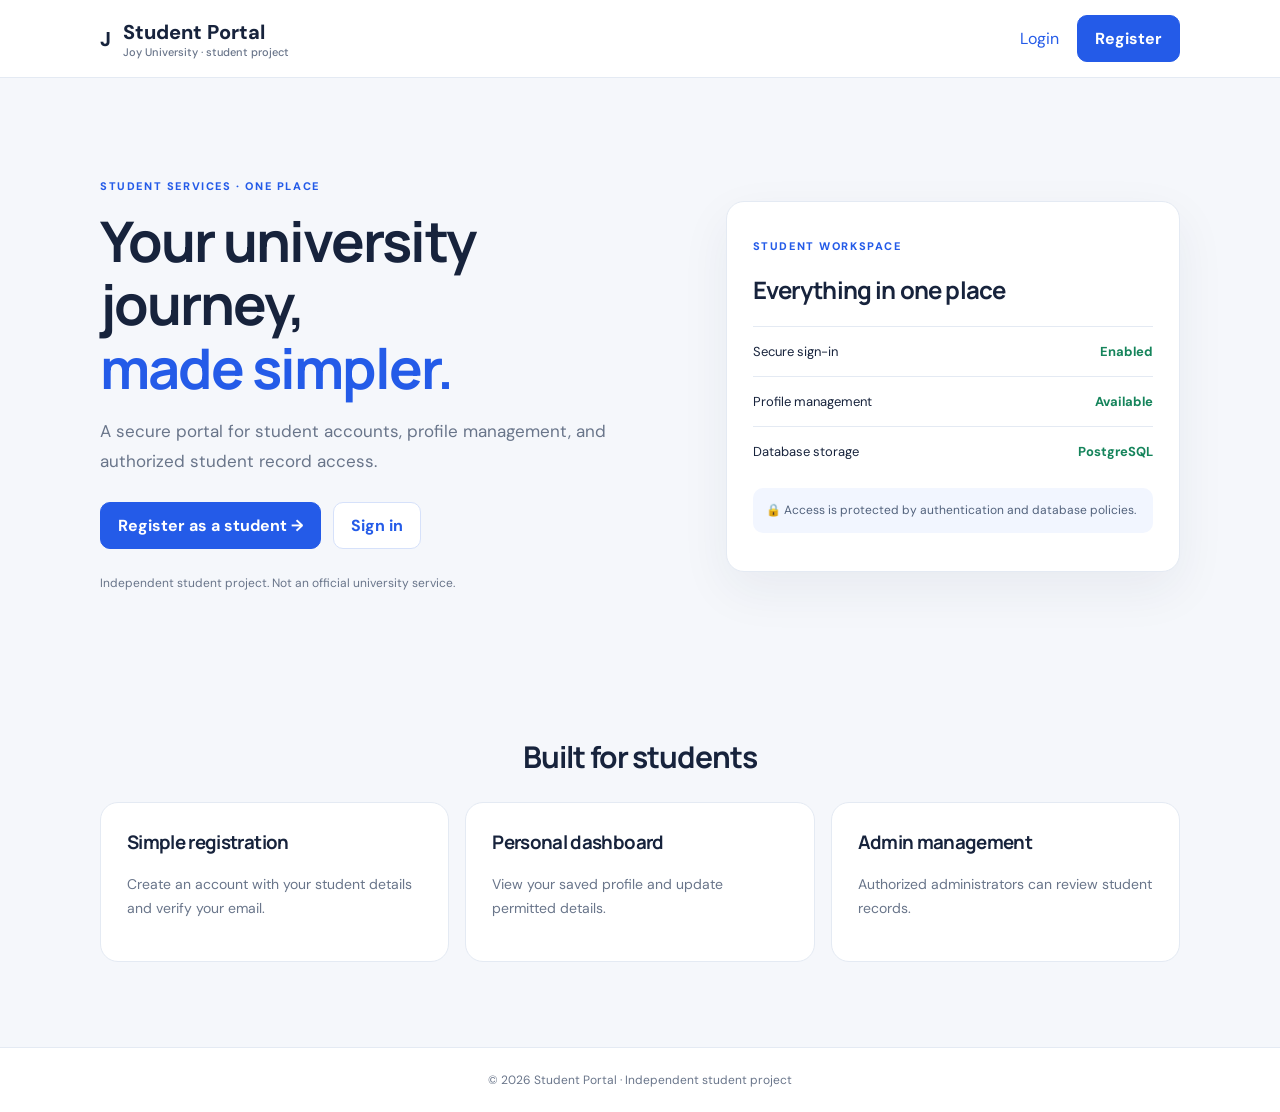
<file: index.html>
<!doctype html><html lang="en"><head><meta charset="utf-8"><meta name="viewport" content="width=device-width,initial-scale=1"><title>Student Portal</title><link rel="icon" href="assets/favicon.svg" type="image/svg+xml"><link rel="stylesheet" href="assets/css/styles.css"></head><body><header class="top"><a class="brand" href="index.html">J <span>Student Portal<small>Joy University · student project</small></span></a><nav><a href="login.html">Login</a><a class="btn" href="register.html">Register</a></nav></header><main class="hero wrap"><section><p class="eyebrow">STUDENT SERVICES · ONE PLACE</p><h1>Your university journey,<br><em>made simpler.</em></h1><p class="lead">A secure portal for student accounts, profile management, and authorized student record access.</p><p class="actions"><a class="btn" href="register.html">Register as a student →</a><a class="btn ghost" href="login.html">Sign in</a></p><p class="muted small">Independent student project. Not an official university service.</p></section><aside class="preview"><p class="eyebrow">STUDENT WORKSPACE</p><h2>Everything in one place</h2><div class="row">Secure sign-in <b>Enabled</b></div><div class="row">Profile management <b>Available</b></div><div class="row">Database storage <b>PostgreSQL</b></div><p class="note">🔒 Access is protected by authentication and database policies.</p></aside></main><section class="wrap features"><h2>Built for students</h2><div class="cards"><article><h3>Simple registration</h3><p>Create an account with your student details and verify your email.</p></article><article><h3>Personal dashboard</h3><p>View your saved profile and update permitted details.</p></article><article><h3>Admin management</h3><p>Authorized administrators can review student records.</p></article></div></section><footer>© <span id="year"></span> Student Portal · Independent student project</footer><script>document.querySelector('#year').textContent=new Date().getFullYear()</script></body></html>
</file>
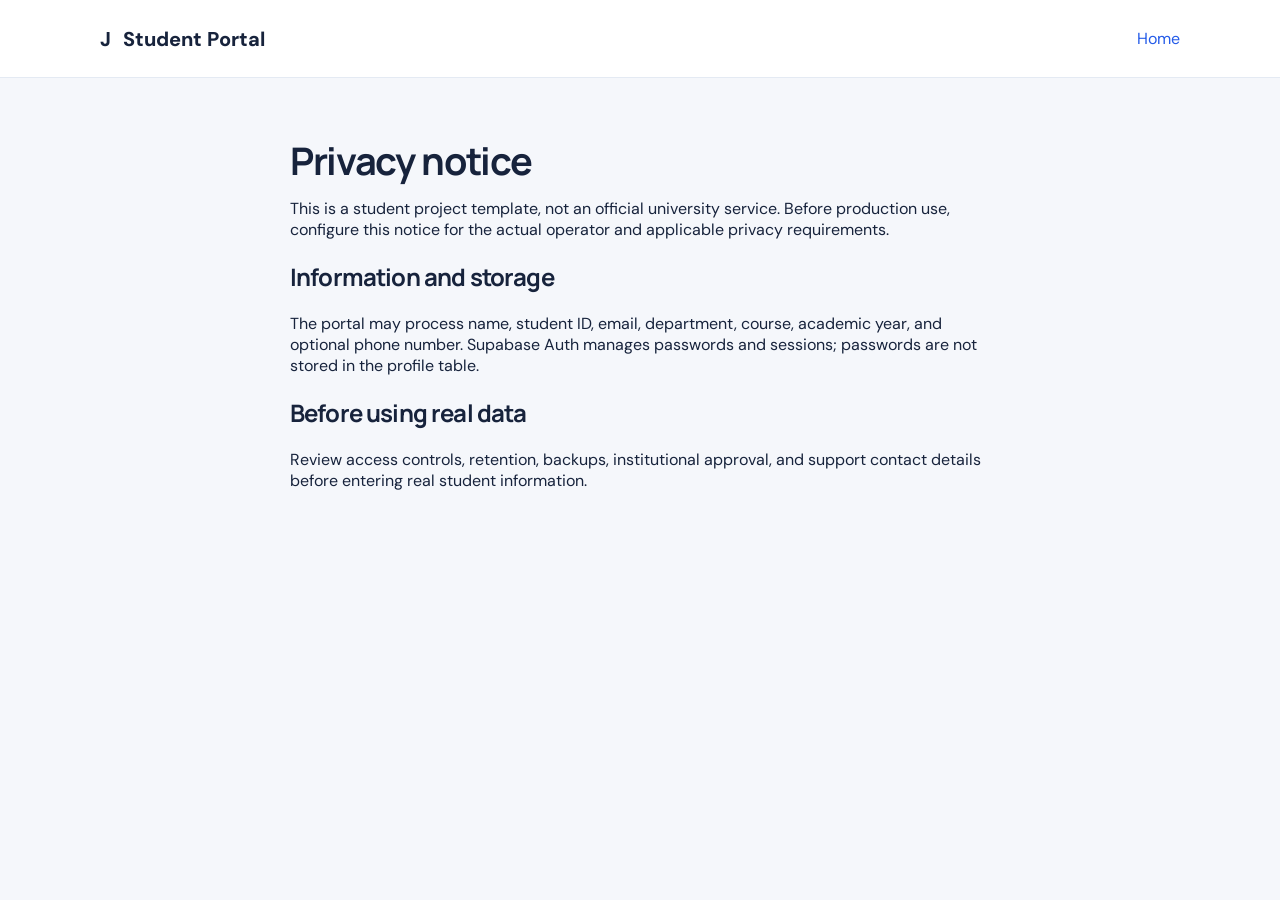
<file: privacy.html>
<!doctype html><html lang="en"><head><meta charset="utf-8"><meta name="viewport" content="width=device-width,initial-scale=1"><title>Privacy notice | Student Portal</title><link rel="stylesheet" href="assets/css/styles.css"></head><body><header class="top"><a class="brand" href="index.html">J <span>Student Portal</span></a><a href="index.html">Home</a></header><main class="wrap app narrow"><h1>Privacy notice</h1><p>This is a student project template, not an official university service. Before production use, configure this notice for the actual operator and applicable privacy requirements.</p><h2>Information and storage</h2><p>The portal may process name, student ID, email, department, course, academic year, and optional phone number. Supabase Auth manages passwords and sessions; passwords are not stored in the profile table.</p><h2>Before using real data</h2><p>Review access controls, retention, backups, institutional approval, and support contact details before entering real student information.</p></main></body></html>
</file>
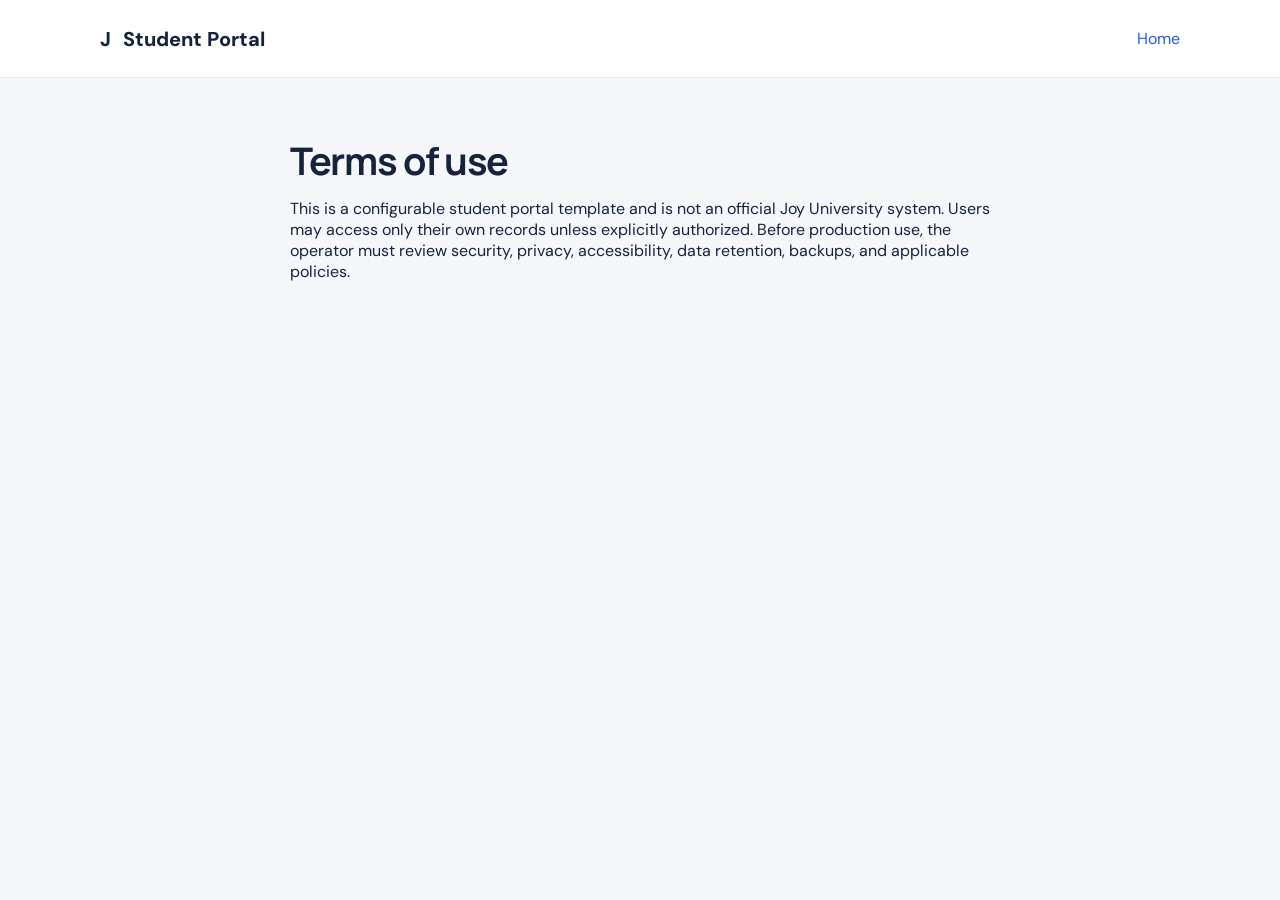
<file: terms.html>
<!doctype html><html lang="en"><head><meta charset="utf-8"><meta name="viewport" content="width=device-width,initial-scale=1"><title>Terms | Student Portal</title><link rel="stylesheet" href="assets/css/styles.css"></head><body><header class="top"><a class="brand" href="index.html">J <span>Student Portal</span></a><a href="index.html">Home</a></header><main class="wrap app narrow"><h1>Terms of use</h1><p>This is a configurable student portal template and is not an official Joy University system. Users may access only their own records unless explicitly authorized. Before production use, the operator must review security, privacy, accessibility, data retention, backups, and applicable policies.</p></main></body></html>
</file>
<file: assets/css/styles.css>
@import url('https://fonts.googleapis.com/css2?family=DM+Sans:wght@400;500;600;700&family=Manrope:wght@500;600;700;800&display=swap');:root{--blue:#245be8;--ink:#17233c;--muted:#69758a;--line:#e4eaf3;--bg:#f5f7fb;font-family:'DM Sans',sans-serif;color:var(--ink);background:var(--bg)}*{box-sizing:border-box}body{margin:0;min-height:100vh}a{color:var(--blue);text-decoration:none}a:hover{text-decoration:underline}button,input,select{font:inherit}.wrap{width:min(1080px,calc(100% - 36px));margin:auto}.top{height:78px;display:flex;align-items:center;justify-content:space-between;padding:0 max(20px,calc((100% - 1080px)/2));background:white;border-bottom:1px solid var(--line)}.top nav{display:flex;align-items:center;gap:18px}.brand{display:flex;gap:12px;align-items:center;color:var(--ink);font-weight:800;font-size:20px}.brand:first-letter{color:var(--blue)}.brand small{display:block;font-size:11px;color:var(--muted);font-weight:500}.btn{display:inline-flex;align-items:center;justify-content:center;border:1px solid var(--blue);border-radius:10px;background:var(--blue);color:#fff;padding:12px 17px;font-weight:700;cursor:pointer}.btn:hover{background:#1847c4;text-decoration:none}.btn:disabled{opacity:.6}.ghost{background:white;color:var(--blue);border-color:#d6e1fa}.hero{display:grid;grid-template-columns:1.1fr .9fr;gap:70px;align-items:center;padding-top:90px;padding-bottom:80px}.eyebrow{font-size:11px;letter-spacing:1.6px;font-weight:800;color:var(--blue)}h1,h2,h3{font-family:Manrope,sans-serif;letter-spacing:-.035em}h1{font-size:clamp(36px,5vw,56px);line-height:1.13;margin:16px 0}em{font-style:normal;color:var(--blue)}.lead{font-size:17px;line-height:1.8;color:var(--muted);max-width:520px}.actions{display:flex;gap:12px;flex-wrap:wrap;margin:25px 0}.muted{color:var(--muted);line-height:1.65}.small{font-size:12px}.preview,.panel,.cards article{background:white;border:1px solid var(--line);border-radius:18px;padding:26px;box-shadow:0 18px 50px #1a2f5610}.preview h2{font-size:24px}.row{padding:16px 0;border-top:1px solid var(--line);display:flex;justify-content:space-between;font-size:13px}.row b{color:#15845b}.note{background:#f2f6ff;border-radius:10px;padding:13px;font-size:12px;color:#52627c;line-height:1.6}.features{padding:25px 0 85px}.features>h2{text-align:center;font-size:30px}.cards{display:grid;grid-template-columns:repeat(3,1fr);gap:16px}.cards article{box-shadow:none}.cards h3{margin-top:0}.cards p{font-size:14px;line-height:1.7;color:var(--muted)}footer{padding:24px;text-align:center;border-top:1px solid var(--line);background:white;color:var(--muted);font-size:12px}.back{display:inline-block;margin:24px 5%;color:var(--muted)}.auth{width:min(920px,calc(100% - 32px));margin:12px auto 60px;display:grid;grid-template-columns:.85fr 1.15fr;gap:50px;align-items:center}.intro h1{font-size:44px}.intro p{line-height:1.8}.panel h2{margin-top:0}.panel label{display:block;font-size:13px;font-weight:700;margin:16px 0}.panel input,.panel select{width:100%;display:block;margin-top:7px;padding:12px;border:1px solid #dbe2ee;border-radius:9px;background:white;color:var(--ink);min-height:44px}.panel input:focus,.panel select:focus{outline:3px solid #dce7ff;border-color:var(--blue)}.twocol{display:grid;grid-template-columns:1fr 1fr;gap:12px}.check{display:flex!important;align-items:center;gap:8px;font-weight:500!important}.check input{width:16px;min-height:0;margin:0}.full{width:100%;margin-top:10px}.center{text-align:center;font-size:13px;margin-top:20px}.right{text-align:right;font-size:13px}.message{display:none;padding:12px;border-radius:9px;font-size:13px;overflow-wrap:anywhere}.message:not(:empty){display:block}.message.error{background:#fff0f0;color:#a22929}.message.success{background:#edfbf5;color:#116747}.message.info{background:#edf3ff;color:#254a9d}.app{padding-top:45px;padding-bottom:70px}.app h1{font-size:38px}.stats{grid-template-columns:repeat(3,1fr);margin:25px 0}.stats article{padding:20px;box-shadow:none}.stats h2{font-size:21px;overflow-wrap:anywhere}dl{display:grid;grid-template-columns:150px 1fr;gap:0 18px}dt,dd{padding:12px 0;border-bottom:1px solid var(--line);margin:0;font-size:14px}dt{color:var(--muted)}dd{font-weight:600;overflow-wrap:anywhere}.narrow{max-width:700px}.hidden{display:none!important}.table-scroll{overflow:auto}table{width:100%;border-collapse:collapse;font-size:12px;text-align:left;white-space:nowrap}td,th{padding:12px;border-bottom:1px solid var(--line)}th{background:#f5f7fb;color:#56637a}.panel>input{margin:14px 0}@media(max-width:760px){.hero,.auth{grid-template-columns:1fr;gap:25px;padding-top:40px}.intro h1{font-size:36px}.cards{grid-template-columns:1fr}.stats{grid-template-columns:1fr}.top{padding:0 15px}.top nav{gap:10px}.brand{font-size:16px}.twocol{grid-template-columns:1fr}.panel{padding:20px}.hero{padding-bottom:50px}.features{padding-bottom:55px}}@media(prefers-reduced-motion:reduce){*{scroll-behavior:auto!important;transition:none!important}}
</file>
